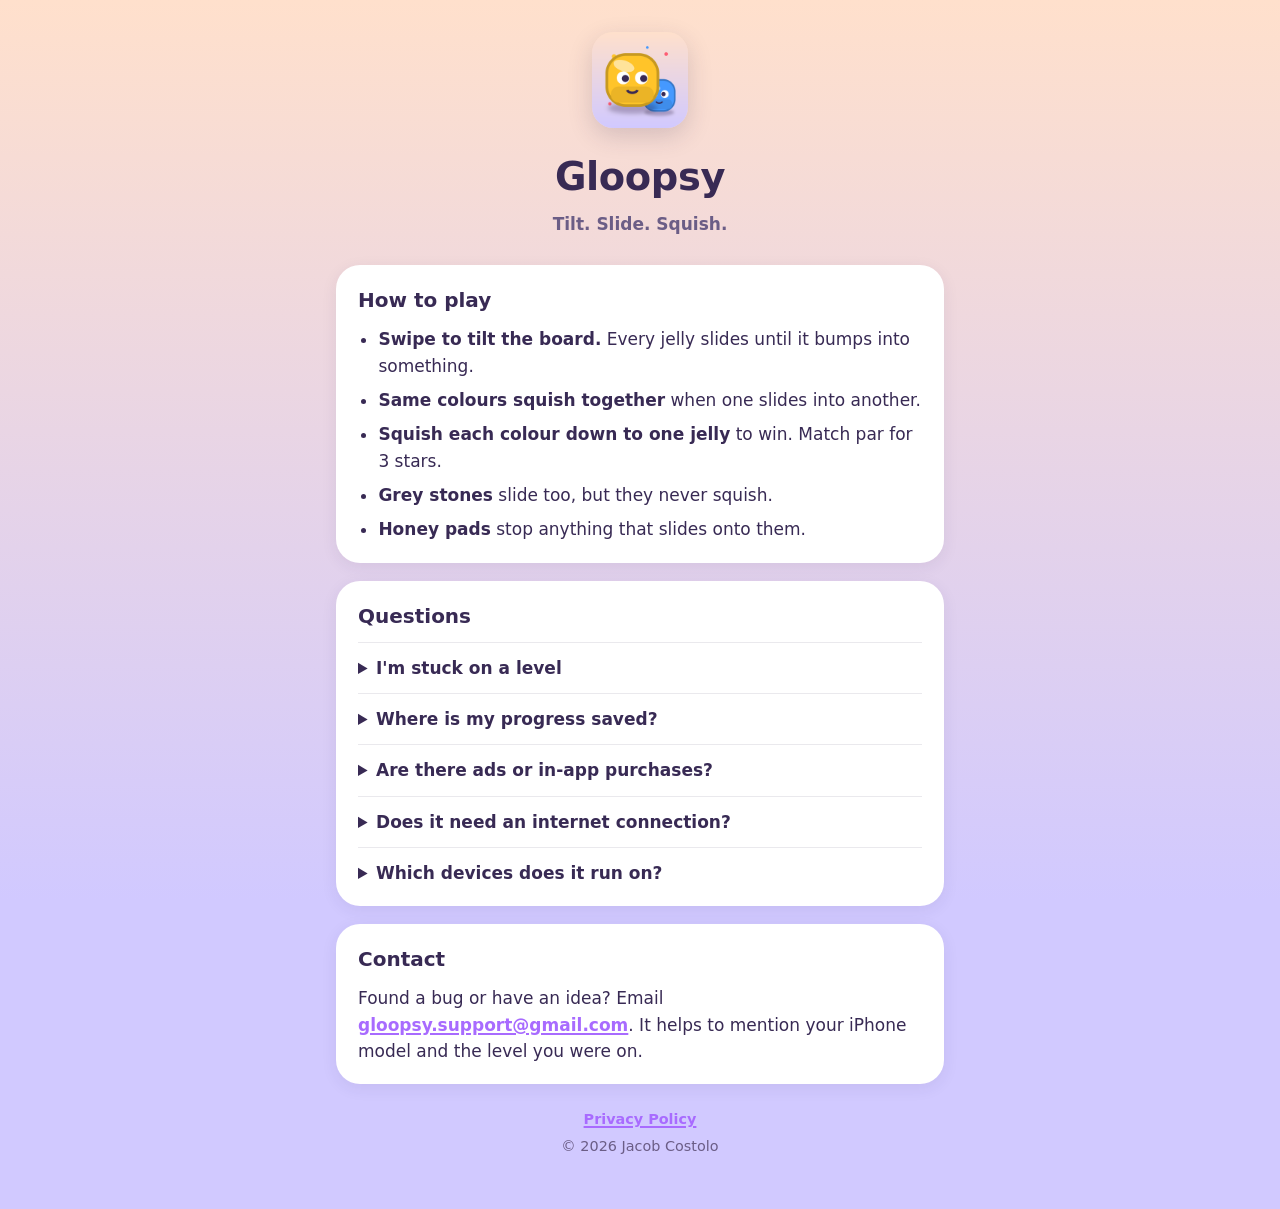
<file: index.html>
<!doctype html>
<html lang="en">
<head>
<meta charset="utf-8">
<meta name="viewport" content="width=device-width, initial-scale=1">
<title>Gloopsy Support</title>
<meta name="description" content="Help and contact for Gloopsy, a jelly puzzle game for iPhone.">
<link rel="icon" href="icon.png">
<link rel="apple-touch-icon" href="icon.png">
<link rel="stylesheet" href="style.css">
</head>
<body>
<main>
  <header>
    <img src="icon.png" width="96" height="96" alt="">
    <h1>Gloopsy</h1>
    <p class="tagline">Tilt. Slide. Squish.</p>
  </header>

  <section>
    <h2>How to play</h2>
    <ul>
      <li><strong>Swipe to tilt the board.</strong> Every jelly slides until it bumps into something.</li>
      <li><strong>Same colours squish together</strong> when one slides into another.</li>
      <li><strong>Squish each colour down to one jelly</strong> to win. Match par for 3 stars.</li>
      <li><strong>Grey stones</strong> slide too, but they never squish.</li>
      <li><strong>Honey pads</strong> stop anything that slides onto them.</li>
    </ul>
  </section>

  <section>
    <h2>Questions</h2>
    <details>
      <summary>I'm stuck on a level</summary>
      <p>Undo and restart are free and unlimited. The light-bulb button shows you the next move. Using it caps
      that try at 2 stars. If the jellies look worried, there's no way to win from where they are, so undo a move or two.</p>
    </details>
    <details>
      <summary>Where is my progress saved?</summary>
      <p>Only on your iPhone. Gloopsy has no accounts and never goes online, so deleting the app also deletes your progress.</p>
    </details>
    <details>
      <summary>Are there ads or in-app purchases?</summary>
      <p>No. No ads, no purchases, no tracking.</p>
    </details>
    <details>
      <summary>Does it need an internet connection?</summary>
      <p>No. The game works fully offline. You only need a connection to open this support page or the privacy policy from inside the app.</p>
    </details>
    <details>
      <summary>Which devices does it run on?</summary>
      <p>iPhone with iOS 17 or later.</p>
    </details>
  </section>

  <section class="contact">
    <h2>Contact</h2>
    <p>Found a bug or have an idea? Email <a href="mailto:gloopsy.support@gmail.com?subject=Gloopsy">gloopsy.support@gmail.com</a>.
    It helps to mention your iPhone model and the level you were on.</p>
  </section>

  <footer>
    <p><a href="privacy.html">Privacy Policy</a></p>
    <p>© 2026 Jacob Costolo</p>
  </footer>
</main>
</body>
</html>
</file>
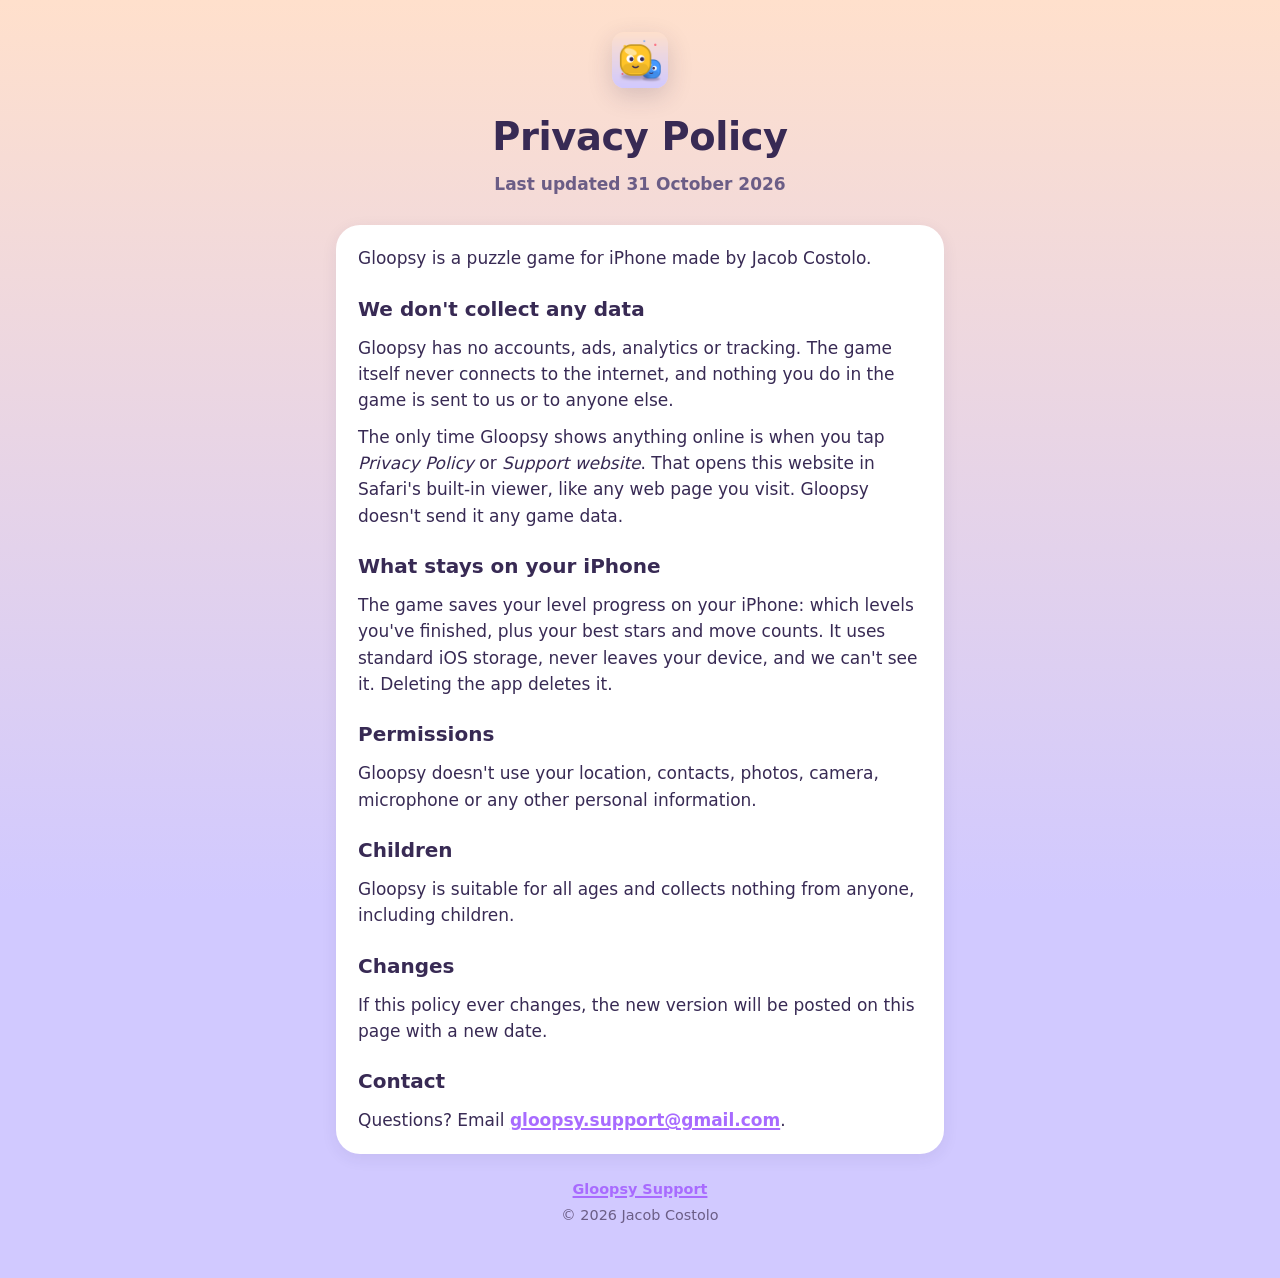
<file: privacy.html>
<!doctype html>
<html lang="en">
<head>
<meta charset="utf-8">
<meta name="viewport" content="width=device-width, initial-scale=1">
<title>Gloopsy Privacy Policy</title>
<meta name="description" content="Gloopsy collects no data.">
<link rel="icon" href="icon.png">
<link rel="stylesheet" href="style.css">
</head>
<body>
<main>
  <header class="small">
    <a href="index.html"><img src="icon.png" width="56" height="56" alt="Gloopsy support"></a>
    <h1>Privacy Policy</h1>
    <p class="tagline">Last updated 31 October 2026</p>
  </header>

  <section>
    <p>Gloopsy is a puzzle game for iPhone made by Jacob Costolo.</p>
    <h2>We don't collect any data</h2>
    <p>Gloopsy has no accounts, ads, analytics or tracking. The game itself never connects to the internet,
    and nothing you do in the game is sent to us or to anyone else.</p>
    <p>The only time Gloopsy shows anything online is when you tap <em>Privacy Policy</em> or <em>Support website</em>.
    That opens this website in Safari's built-in viewer, like any web page you visit. Gloopsy doesn't send it any game data.</p>

    <h2>What stays on your iPhone</h2>
    <p>The game saves your level progress on your iPhone: which levels you've finished, plus your best stars and
    move counts. It uses standard iOS storage, never leaves your device, and we can't see it. Deleting the app deletes it.</p>

    <h2>Permissions</h2>
    <p>Gloopsy doesn't use your location, contacts, photos, camera, microphone or any other personal information.</p>

    <h2>Children</h2>
    <p>Gloopsy is suitable for all ages and collects nothing from anyone, including children.</p>

    <h2>Changes</h2>
    <p>If this policy ever changes, the new version will be posted on this page with a new date.</p>

    <h2>Contact</h2>
    <p>Questions? Email <a href="mailto:gloopsy.support@gmail.com?subject=Gloopsy%20privacy">gloopsy.support@gmail.com</a>.</p>
  </section>

  <footer>
    <p><a href="index.html">Gloopsy Support</a></p>
    <p>© 2026 Jacob Costolo</p>
  </footer>
</main>
</body>
</html>
</file>
<file: style.css>
/* Matches the app: peach-to-lavender sky, deep purple ink, rounded type.
   No web fonts or outside requests, consistent with the "collects no data" promise. */
:root {
  --ink: #382a54;
  --ink-soft: #6b5d86;
  --sky-top: #ffe0cc;
  --sky-bottom: #d1c9ff;
  --card: #ffffff;
  --accent: #a86bff;
  color-scheme: light;
}

* { box-sizing: border-box; }

html { background: var(--sky-bottom); }

body {
  margin: 0;
  min-height: 100vh;
  background: linear-gradient(var(--sky-top), var(--sky-bottom)) fixed;
  color: var(--ink);
  font: 17px/1.55 ui-rounded, "SF Pro Rounded", system-ui, -apple-system, "Segoe UI", sans-serif;
}

main {
  max-width: 640px;
  margin: 0 auto;
  padding: 32px 16px 48px;
}

header { text-align: center; margin-bottom: 28px; }
header img { border-radius: 22%; box-shadow: 0 8px 24px rgba(56, 42, 84, 0.18); }
header.small img { border-radius: 22%; }
h1 { font-size: 2.4rem; font-weight: 900; margin: 12px 0 0; letter-spacing: -0.01em; }
.tagline { margin: 4px 0 0; color: var(--ink-soft); font-weight: 700; }

section {
  background: var(--card);
  border-radius: 24px;
  padding: 20px 22px;
  margin-bottom: 18px;
  box-shadow: 0 4px 16px rgba(56, 42, 84, 0.08);
}

h2 { font-size: 1.25rem; font-weight: 800; margin: 0 0 10px; }
section h2:not(:first-child) { margin-top: 22px; }
section p { margin: 0 0 10px; }
section p:last-child { margin-bottom: 0; }

ul { margin: 0; padding-left: 1.2em; }
li { margin-bottom: 8px; }
li:last-child { margin-bottom: 0; }

details { border-top: 1px solid rgba(56, 42, 84, 0.1); padding: 12px 0; }
details:last-of-type { padding-bottom: 0; }
summary { cursor: pointer; font-weight: 700; }
details p { margin: 8px 0 0; color: var(--ink-soft); }

a { color: var(--accent); font-weight: 700; text-decoration-thickness: 2px; text-underline-offset: 2px; overflow-wrap: anywhere; }

footer { text-align: center; color: var(--ink-soft); font-size: 0.9rem; margin-top: 24px; }
footer p { margin: 4px 0; }
</file>
